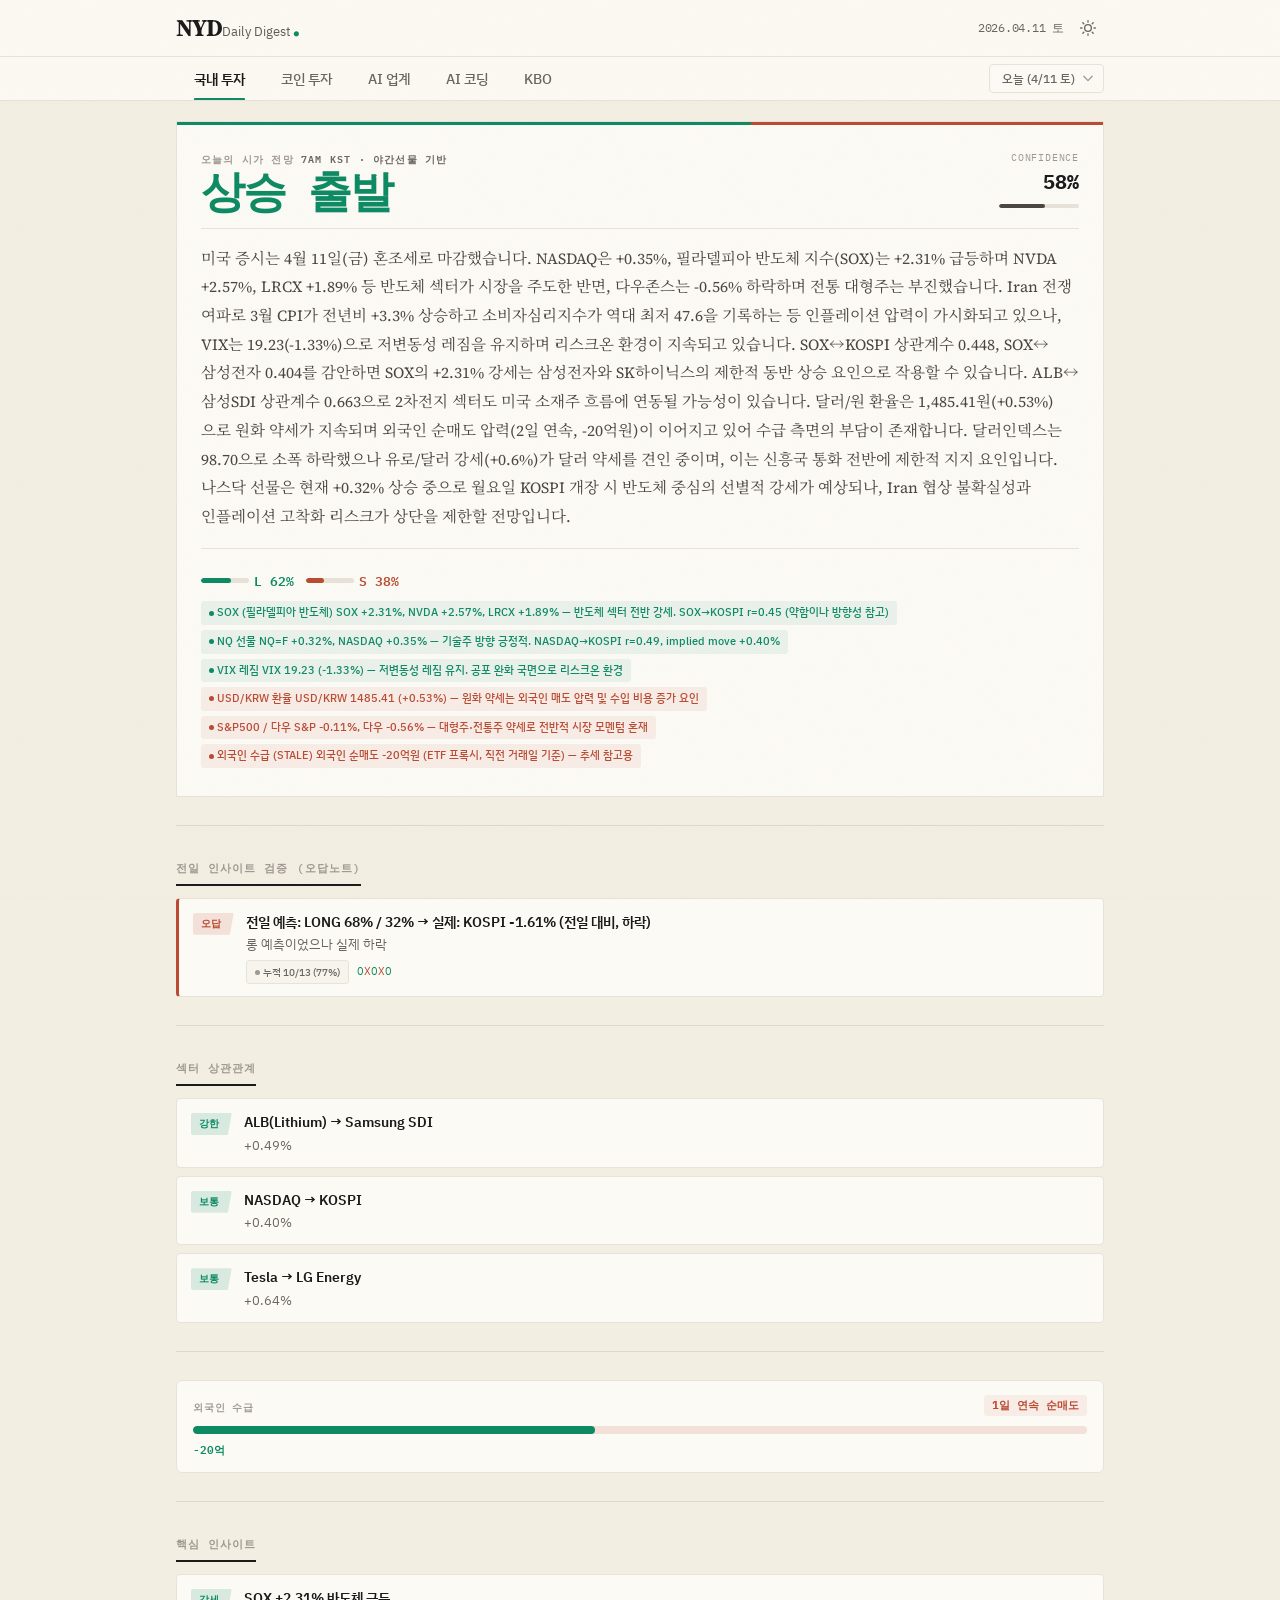
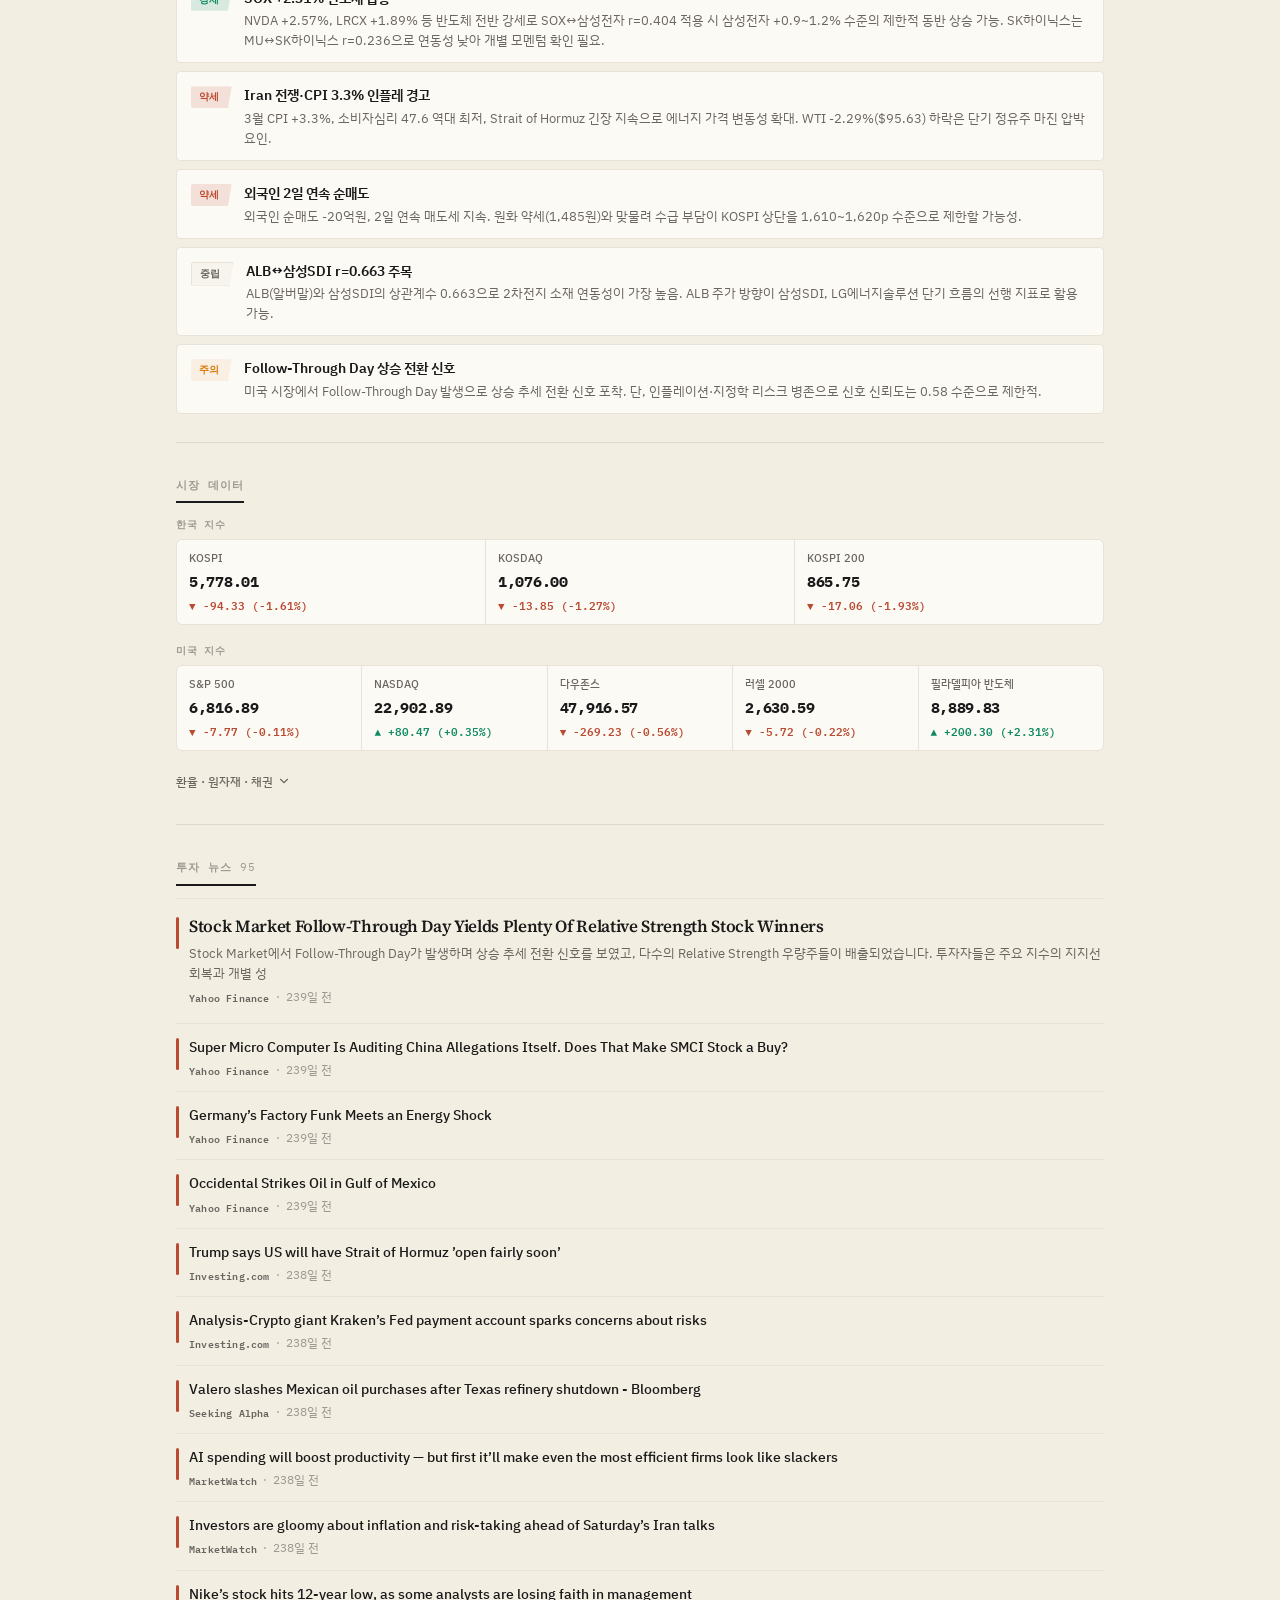
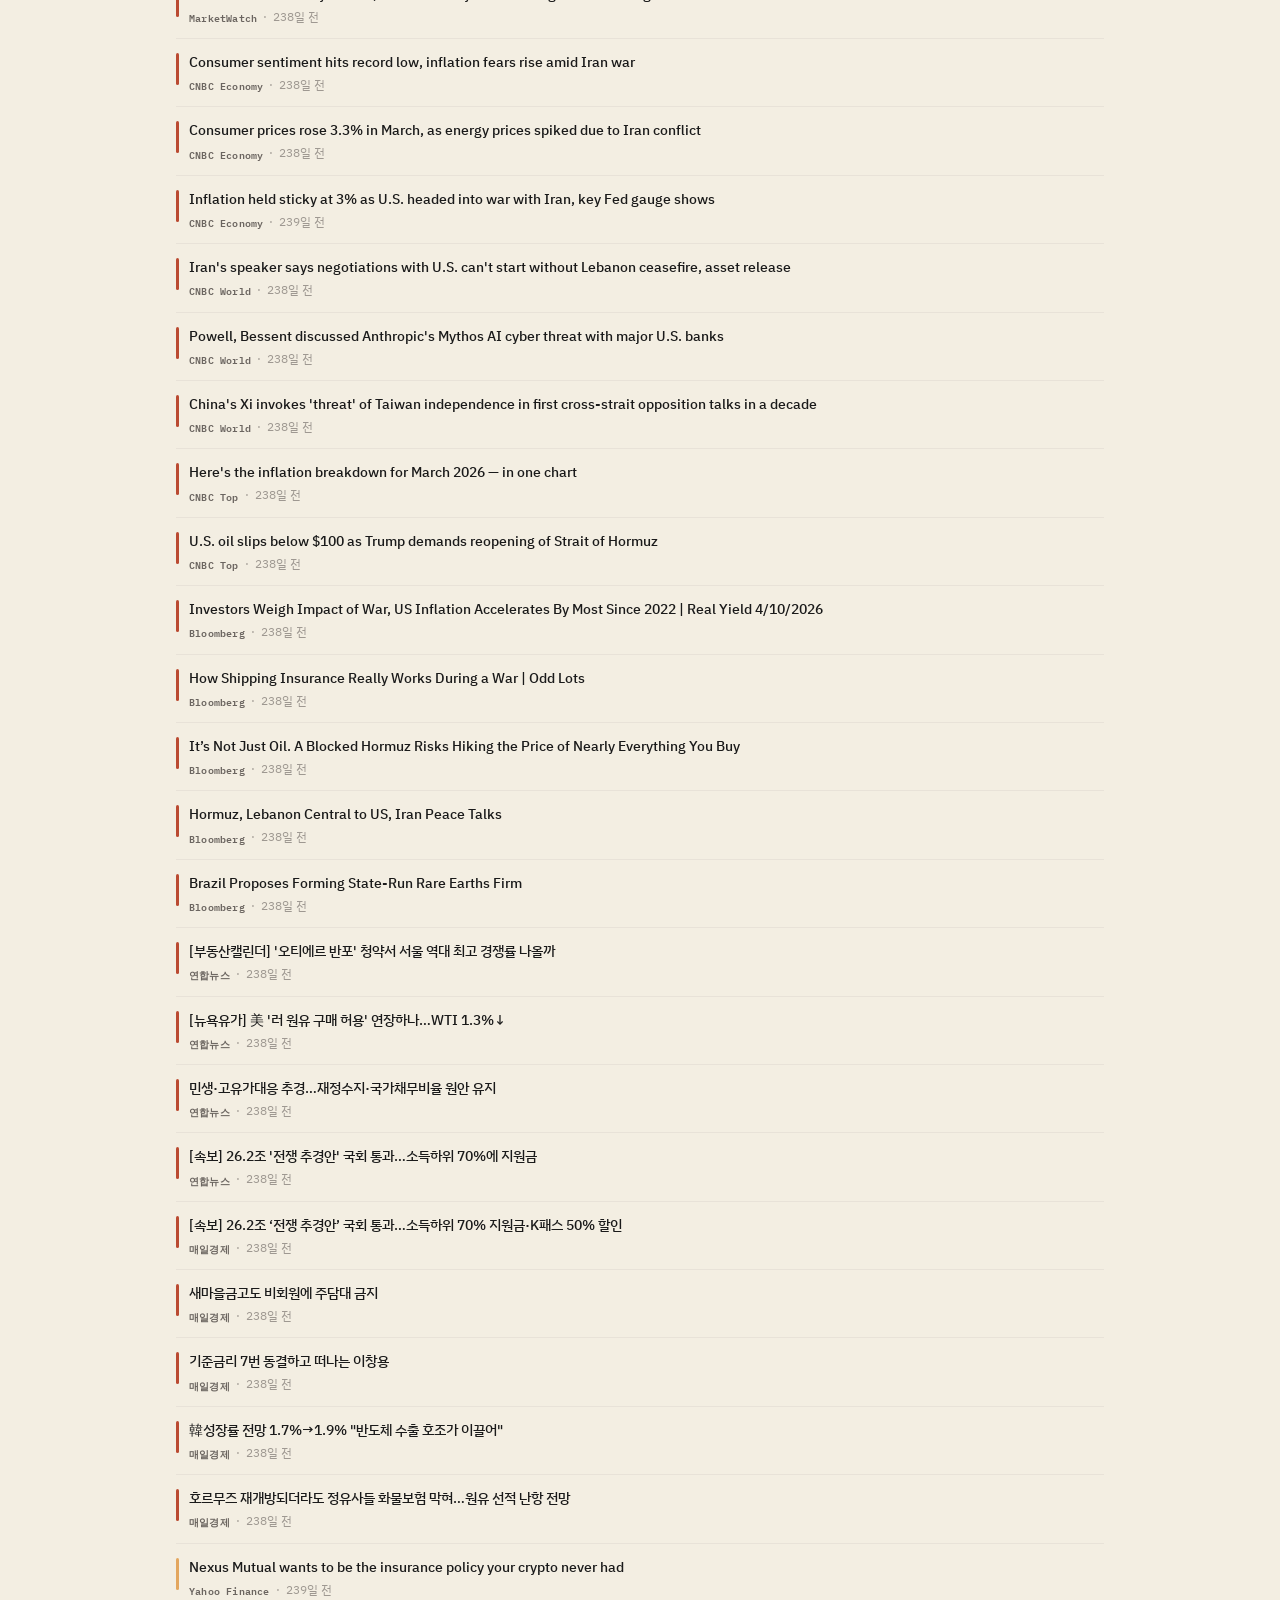
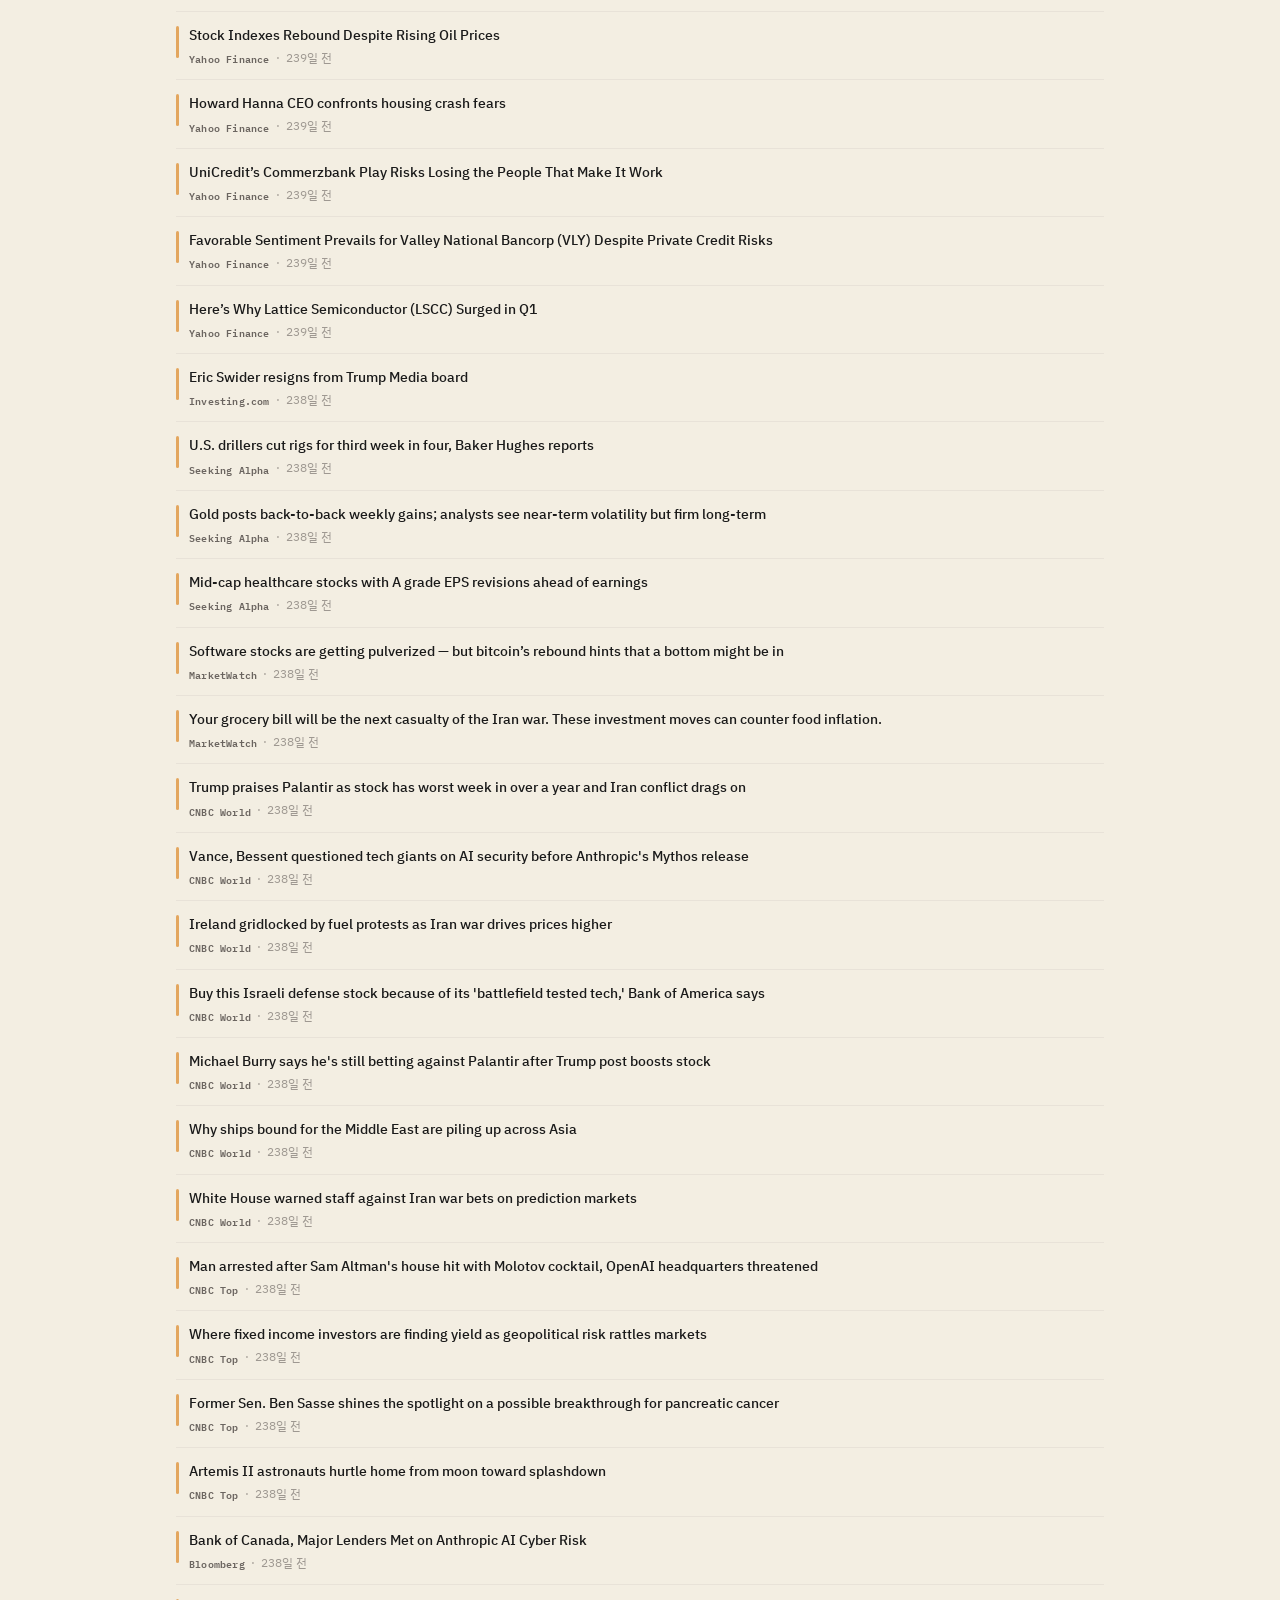
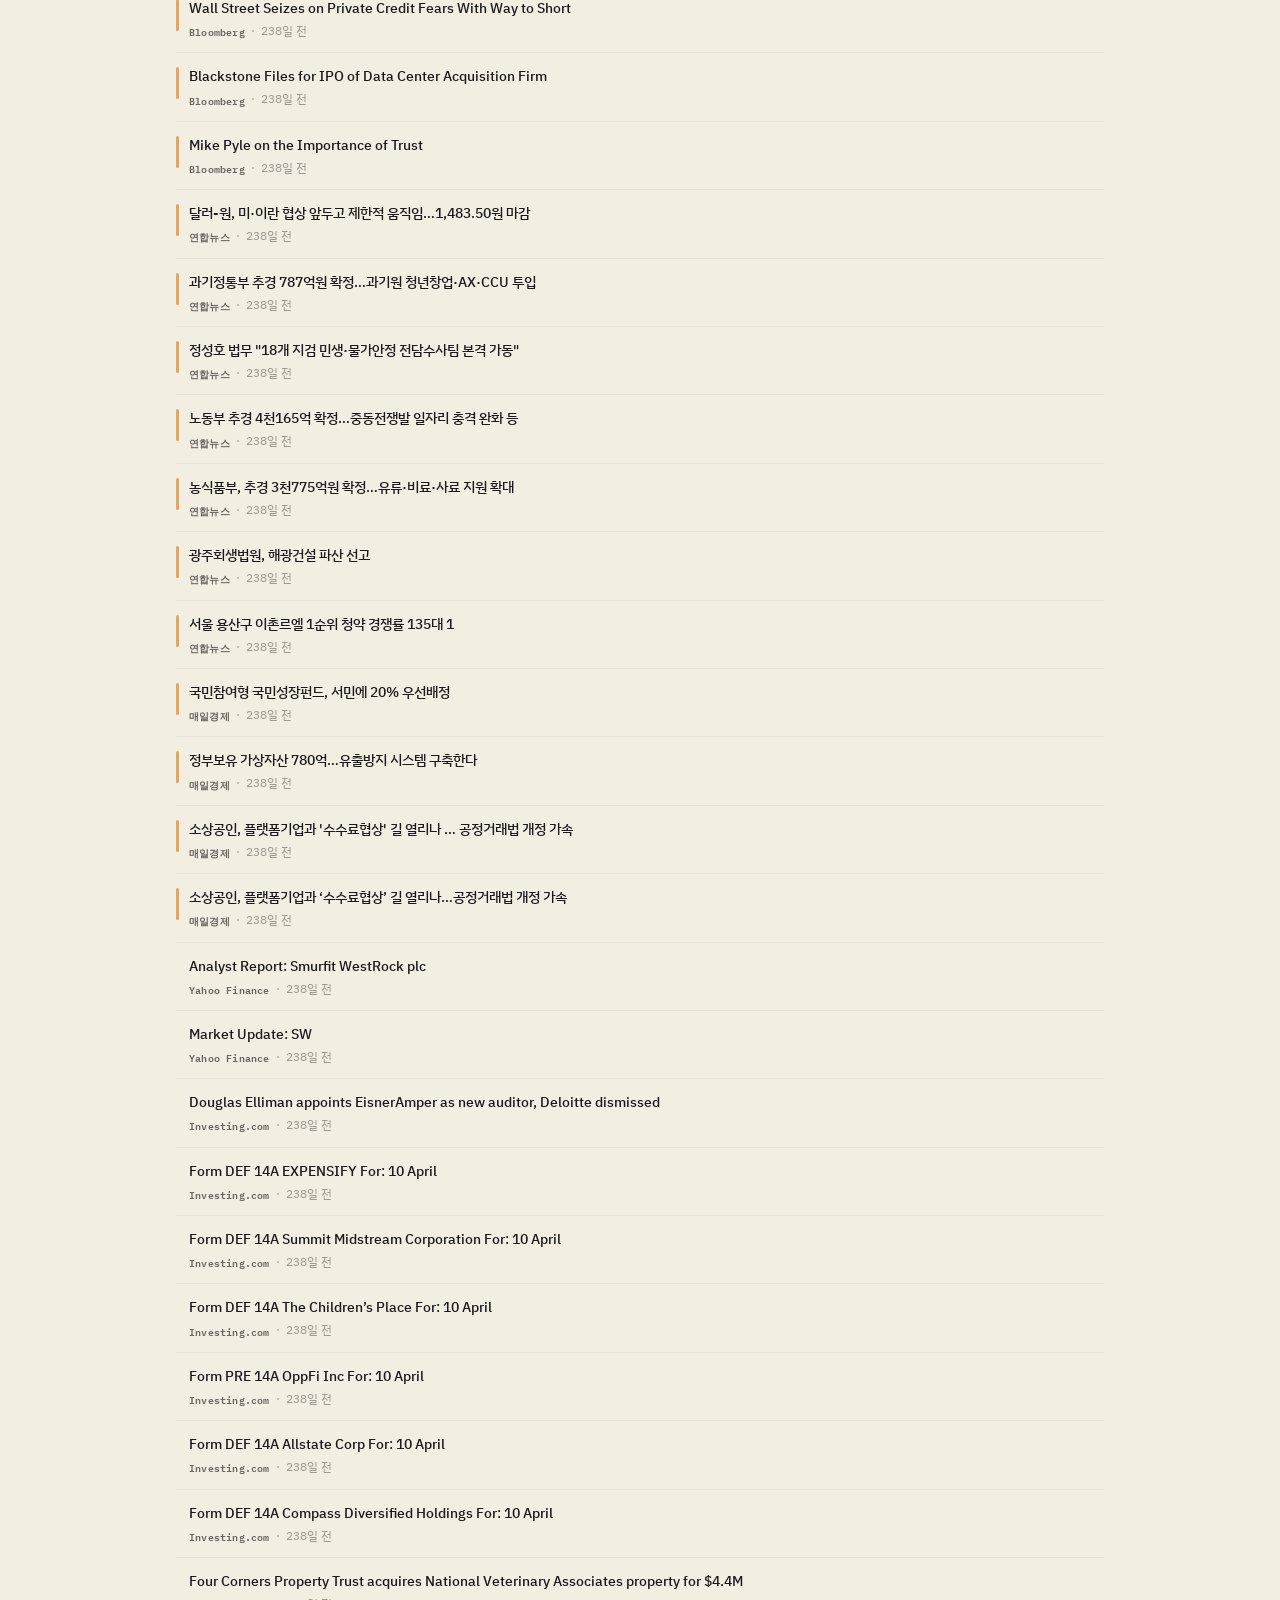
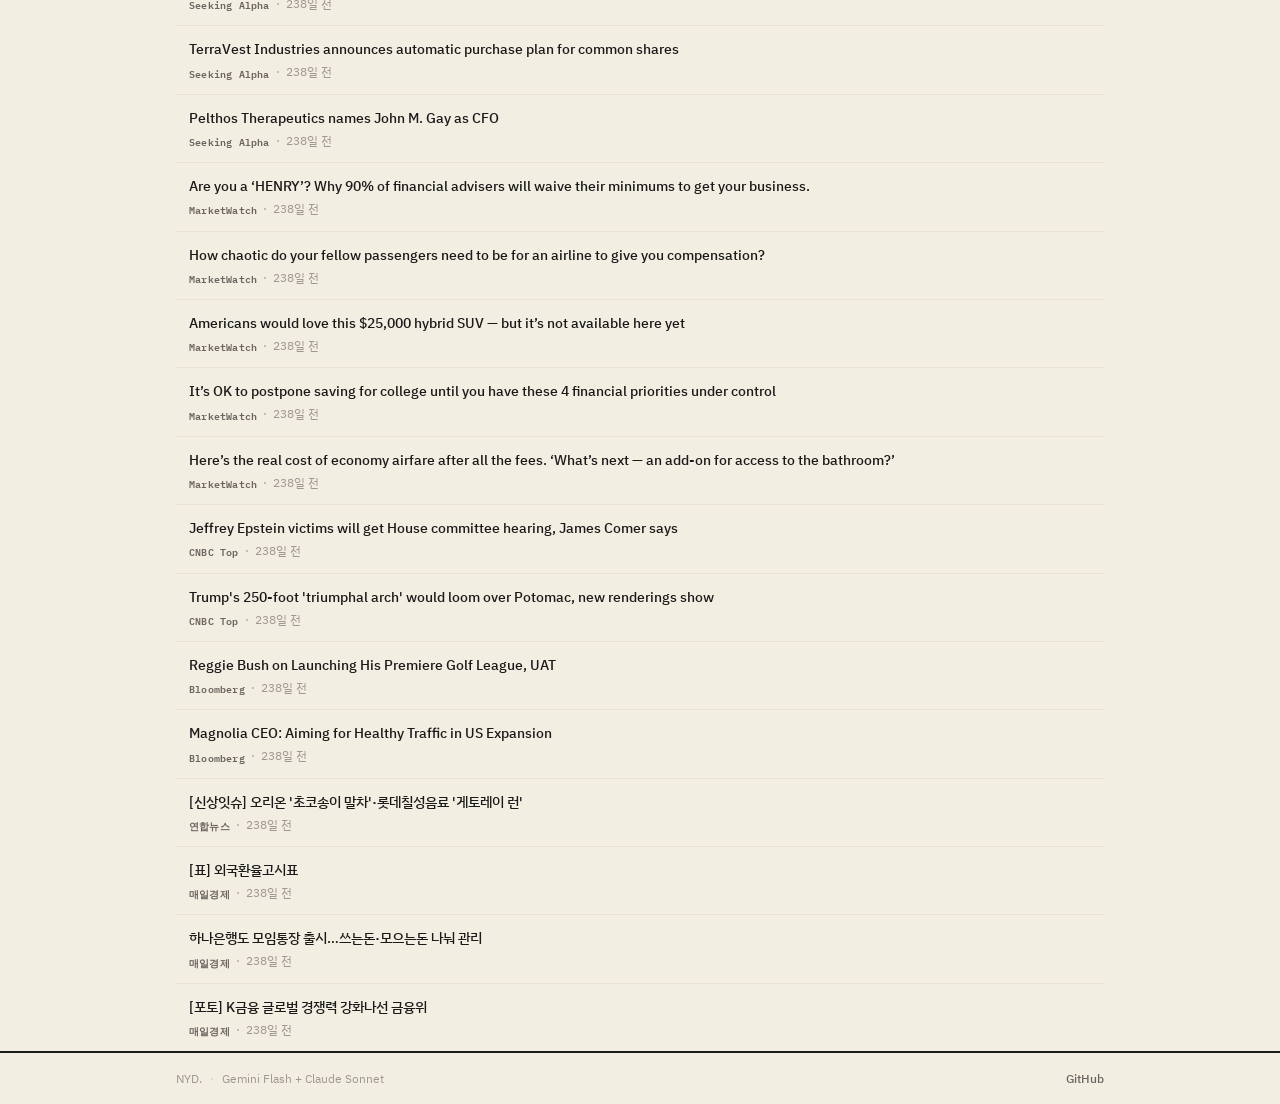
<file: index.html>
<!DOCTYPE html>
<html lang="ko" data-theme="light">
<head>
<meta charset="UTF-8">
<meta name="viewport" content="width=device-width, initial-scale=1.0, viewport-fit=cover">
<title>NYD. — Daily Digest</title>
<meta name="description" content="투자, AI, 코인, KBO — 매일 자동 큐레이션되는 프리미엄 다이제스트">
<meta name="theme-color" content="#F3EEE2">
<link rel="icon" href="data:image/svg+xml,<svg xmlns='http://www.w3.org/2000/svg' viewBox='0 0 32 32'><rect width='32' height='32' rx='4' fill='%230D8A63'/><text x='16' y='23' text-anchor='middle' fill='white' font-size='20' font-weight='bold' font-family='serif'>N</text></svg>">
<link rel="preconnect" href="https://fonts.googleapis.com">
<link rel="preconnect" href="https://fonts.gstatic.com" crossorigin>
<link href="https://fonts.googleapis.com/css2?family=IBM+Plex+Mono:wght@400;500;600;700&family=IBM+Plex+Sans+KR:wght@300;400;500;600;700&family=IBM+Plex+Sans:wght@300;400;500;600;700&family=Source+Serif+4:ital,opsz,wght@0,8..60,300;0,8..60,400;0,8..60,600;0,8..60,700;1,8..60,400&family=Noto+Serif+KR:wght@400;600;700&display=swap" rel="stylesheet">
<style>
/* ============================================================
   NYD. Daily Digest v2.0 — "Paper Ledger"
   Editorial Light Theme + Bento Grid + Financial Newspaper
   ============================================================ */

/* --- Design Tokens --- */
:root {
  /* Typography */
  --sans: 'IBM Plex Sans KR', 'IBM Plex Sans', -apple-system, BlinkMacSystemFont, sans-serif;
  --serif: 'Source Serif 4', 'Noto Serif KR', Georgia, serif;
  --mono: 'IBM Plex Mono', 'JetBrains Mono', 'SF Mono', monospace;

  /* Paper Ledger Palette */
  --bg: #F3EEE2;
  --bg-warm: #EDE8DC;
  --surface: #FCFAF5;
  --surface-alt: #F7F4ED;
  --surface-hover: #F0ECE3;
  --text: #1A1A1A;
  --text-2: #4A4540;
  --text-3: #6B6560;
  --text-4: #9E9891;
  --border: #E8E2D8;
  --border-strong: #D4CFC5;
  --divider: #DDD7CC;

  /* Semantic */
  --bull: #0D8A63;
  --bull-bg: rgba(13,138,99,0.08);
  --bull-bg-strong: rgba(13,138,99,0.15);
  --bear: #BA4A31;
  --bear-bg: rgba(186,74,49,0.08);
  --bear-bg-strong: rgba(186,74,49,0.15);
  --blue: #2563EB;
  --blue-bg: rgba(37,99,235,0.08);
  --amber: #D97706;
  --amber-bg: rgba(217,119,6,0.08);
  --violet: #7C3AED;
  --violet-bg: rgba(124,58,237,0.08);

  /* Layout */
  --max-w: 960px;
  --gutter: 16px;
  --radius: 4px;
  --radius-lg: 6px;
  --radius-xl: 8px;

  /* Elevation */
  --shadow-sm: 0 1px 2px rgba(26,26,26,0.04);
  --shadow-md: 0 2px 8px rgba(26,26,26,0.06);
  --shadow-lg: 0 4px 16px rgba(26,26,26,0.08);
  --shadow-card: 0 1px 3px rgba(26,26,26,0.04), 0 0 0 1px var(--border);

  /* Motion */
  --ease: cubic-bezier(0.22, 1, 0.36, 1);
  --dur-fast: 150ms;
  --dur: 250ms;
  --dur-slow: 400ms;

  /* Z-index */
  --z-header: 100;
  --z-tab: 90;
  --z-dock: 110;
}

/* Copper Night (Dark) */
[data-theme="dark"] {
  --bg: #15181E;
  --bg-warm: #1A1D24;
  --surface: #1E2128;
  --surface-alt: #252830;
  --surface-hover: #2C2F38;
  --text: #E8E6E1;
  --text-2: #B5B0A8;
  --text-3: #8A857D;
  --text-4: #5E5A53;
  --border: #2A2D35;
  --border-strong: #383C45;
  --divider: #2A2D35;
  --bull: #53C58C;
  --bull-bg: rgba(83,197,140,0.1);
  --bull-bg-strong: rgba(83,197,140,0.18);
  --bear: #F07B63;
  --bear-bg: rgba(240,123,99,0.1);
  --bear-bg-strong: rgba(240,123,99,0.18);
  --blue: #6B9FFF;
  --blue-bg: rgba(107,159,255,0.1);
  --amber: #F0A830;
  --amber-bg: rgba(240,168,48,0.1);
  --violet: #A78BFA;
  --violet-bg: rgba(167,139,250,0.1);
  --shadow-sm: 0 1px 2px rgba(0,0,0,0.2);
  --shadow-md: 0 2px 8px rgba(0,0,0,0.25);
  --shadow-lg: 0 4px 16px rgba(0,0,0,0.3);
  --shadow-card: 0 1px 3px rgba(0,0,0,0.2), 0 0 0 1px var(--border);
}

/* --- Reset --- */
*, *::before, *::after { box-sizing: border-box; margin: 0; padding: 0; }
html {
  font-size: 16px;
  -webkit-font-smoothing: antialiased;
  -moz-osx-font-smoothing: grayscale;
  text-rendering: optimizeLegibility;
  scroll-behavior: smooth;
  font-variant-numeric: tabular-nums lining-nums;
}
body {
  font-family: var(--sans);
  color: var(--text);
  background: var(--bg);
  line-height: 1.6;
  min-height: 100vh;
  min-height: 100dvh;
  display: flex;
  flex-direction: column;
  overflow-x: hidden;
}
a { color: inherit; text-decoration: none; }
button { font-family: inherit; border: none; background: none; cursor: pointer; color: inherit; }
input, select, button, textarea { font-variant-numeric: tabular-nums lining-nums; }
img { display: block; max-width: 100%; }
.hidden { display: none !important; }

/* --- Texture Overlay --- */
body::before {
  content: '';
  position: fixed;
  inset: 0;
  pointer-events: none;
  z-index: 9999;
  opacity: 0.025;
  background-image: url("data:image/svg+xml,%3Csvg viewBox='0 0 256 256' xmlns='http://www.w3.org/2000/svg'%3E%3Cfilter id='n'%3E%3CfeTurbulence type='fractalNoise' baseFrequency='0.85' numOctaves='4' stitchTiles='stitch'/%3E%3C/filter%3E%3Crect width='256' height='256' filter='url(%23n)'/%3E%3C/svg%3E");
  background-repeat: repeat;
  background-size: 256px;
}

/* --- Container --- */
.container { max-width: var(--max-w); margin: 0 auto; padding: 0 var(--gutter); width: 100%; }

/* ══════════════════════════════════════
   HEADER
   ══════════════════════════════════════ */
.header {
  border-bottom: 1px solid var(--border);
  position: sticky;
  top: 0;
  z-index: var(--z-header);
  -webkit-backdrop-filter: blur(12px) saturate(180%);
  backdrop-filter: blur(12px) saturate(180%);
  background: rgba(252,250,245,0.92);
}
[data-theme="dark"] .header {
  background: rgba(30,33,40,0.92);
}
.header-inner {
  display: flex;
  align-items: center;
  justify-content: space-between;
  height: 56px;
}
.logo {
  display: flex;
  align-items: baseline;
  gap: 1px;
  text-decoration: none;
}
.logo-word {
  font-family: var(--serif);
  font-size: 24px;
  font-weight: 700;
  color: var(--text);
  letter-spacing: -0.05em;
}
.logo-dot {
  font-family: var(--serif);
  font-size: 30px;
  font-weight: 700;
  color: var(--bull);
  line-height: 1;
}
.header-right {
  display: flex;
  align-items: center;
  gap: 8px;
}
.header-date {
  font-family: var(--mono);
  font-size: 12px;
  color: var(--text-3);
  letter-spacing: -0.02em;
}
.theme-toggle {
  width: 32px;
  height: 32px;
  display: grid;
  place-items: center;
  border-radius: 50%;
  transition: background var(--dur-fast);
  color: var(--text-3);
}
.theme-toggle:hover { background: var(--surface-hover); }
.theme-toggle svg { width: 16px; height: 16px; }

/* ══════════════════════════════════════
   TAB BAR (Desktop: top / Mobile: bottom dock)
   ══════════════════════════════════════ */
.tab-bar {
  background: rgba(252,250,245,0.92);
  -webkit-backdrop-filter: blur(12px) saturate(180%);
  backdrop-filter: blur(12px) saturate(180%);
  border-bottom: 1px solid var(--border);
  position: sticky;
  top: 56px;
  z-index: var(--z-tab);
}
[data-theme="dark"] .tab-bar {
  background: rgba(30,33,40,0.92);
}
.tab-bar-inner {
  display: flex;
  align-items: center;
  justify-content: space-between;
  gap: 8px;
}
.tab-buttons {
  display: flex;
  gap: 0;
  overflow-x: auto;
  scrollbar-width: none;
  flex: 1;
}
.tab-buttons::-webkit-scrollbar { display: none; }

.tab-btn {
  position: relative;
  padding: 12px 18px;
  font-size: 13.5px;
  font-weight: 500;
  color: var(--text-3);
  white-space: nowrap;
  transition: color var(--dur) var(--ease);
  flex-shrink: 0;
}
.tab-btn::after {
  content: '';
  position: absolute;
  bottom: 0;
  left: 18px;
  right: 18px;
  height: 2px;
  background: transparent;
  border-radius: 1px 1px 0 0;
  transition: background var(--dur) var(--ease), transform var(--dur) var(--ease);
  transform: scaleX(0);
}
.tab-btn:hover { color: var(--text-2); }
.tab-btn.active {
  color: var(--text);
  font-weight: 600;
}
.tab-btn.active::after { background: var(--bull); transform: scaleX(1); }

/* ── Date Select (inside tab bar) ── */

/* ══════════════════════════════════════
   MAIN CONTENT
   ══════════════════════════════════════ */
main { flex: 1; padding: 20px 0 100px; }

.section-label {
  font-family: var(--mono);
  font-size: 10.5px;
  font-weight: 600;
  color: var(--text-4);
  text-transform: uppercase;
  letter-spacing: 0.1em;
  margin-bottom: 12px;
  padding-bottom: 8px;
  border-bottom: 2px solid var(--text);
  display: inline-block;
}

.divider {
  border: none;
  height: 1px;
  background: var(--divider);
  margin: 28px 0;
}

/* ══════════════════════════════════════
   HERO SIGNAL CARD
   ══════════════════════════════════════ */
.signal-hero {
  background: var(--surface);
  border: 1px solid var(--border);
  border-radius: 0;
  padding: 28px 24px;
  position: relative;
}
.signal-hero::before {
  content: '';
  position: absolute;
  top: 0;
  left: 0;
  right: 0;
  height: 3px;
}
.signal-hero.long::before { background: linear-gradient(90deg, var(--bull), var(--bull) 62%, var(--bear) 62%); }
.signal-hero.short::before { background: linear-gradient(90deg, var(--bear), var(--bear) 65%, var(--bull) 65%); }
.signal-hero.neutral::before { background: var(--border-strong); }

.signal-top {
  display: flex;
  align-items: flex-start;
  justify-content: space-between;
  gap: 16px;
  margin-bottom: 16px;
}
.signal-direction-wrap {}
.signal-eyebrow {
  font-family: var(--mono);
  font-size: 10px;
  font-weight: 600;
  color: var(--text-4);
  text-transform: uppercase;
  letter-spacing: 0.12em;
  margin-bottom: 4px;
}
.signal-direction {
  font-family: var(--mono);
  font-size: clamp(32px, 8vw, 44px);
  font-weight: 700;
  letter-spacing: -0.05em;
  line-height: 0.95;
}
.signal-hero.long .signal-direction { color: var(--bull); }
.signal-hero.short .signal-direction { color: var(--bear); }
.signal-hero.neutral .signal-direction { color: var(--text-3); }

.signal-pct {
  display: flex;
  gap: 12px;
  align-items: center;
  margin-top: 8px;
}
.signal-pct-item {
  display: flex;
  align-items: center;
  gap: 5px;
}
.signal-pct-bar {
  width: 48px;
  height: 5px;
  border-radius: 3px;
  overflow: hidden;
  background: var(--border);
}
.signal-pct-fill { height: 100%; border-radius: 3px; transition: width var(--dur-slow) var(--ease); }
.signal-pct-fill.bull { background: var(--bull); }
.signal-pct-fill.bear { background: var(--bear); }
.signal-pct-label {
  font-family: var(--mono);
  font-size: 13px;
  font-weight: 600;
}
.signal-pct-label.bull { color: var(--bull); }
.signal-pct-label.bear { color: var(--bear); }

.signal-confidence {
  text-align: right;
}
.signal-conf-label {
  font-family: var(--mono);
  font-size: 10px;
  color: var(--text-4);
  text-transform: uppercase;
  letter-spacing: 0.08em;
}
.signal-conf-value {
  font-family: var(--mono);
  font-size: 20px;
  font-weight: 700;
  color: var(--text);
}
.signal-conf-meter {
  width: 80px;
  height: 4px;
  background: var(--border);
  border-radius: 2px;
  margin-top: 6px;
  overflow: hidden;
}
.signal-conf-fill {
  height: 100%;
  background: var(--text-2);
  border-radius: 2px;
  transition: width var(--dur-slow) var(--ease);
}

.signal-summary {
  font-family: var(--serif);
  font-size: 15.5px;
  line-height: 1.85;
  color: var(--text-2);
  margin-bottom: 0;
  padding: 16px 0;
  border-top: 1px solid var(--border);
  word-break: keep-all;
  overflow-wrap: break-word;
}

.signal-evidence {
  padding-top: 14px;
  border-top: 1px solid var(--border);
  display: flex;
  flex-direction: column;
  gap: 10px;
}

.signal-factors {
  display: flex;
  flex-wrap: wrap;
  gap: 5px;
}
.factor-tag {
  font-size: 11px;
  font-weight: 500;
  padding: 3px 8px;
  border-radius: 3px;
  display: inline-flex;
  align-items: center;
  gap: 3px;
}
.factor-tag.bullish {
  background: var(--bull-bg);
  color: var(--bull);
}
.factor-tag.bearish {
  background: var(--bear-bg);
  color: var(--bear);
}
.factor-tag.neutral {
  background: var(--surface-alt);
  color: var(--text-3);
  border: 1px solid var(--border);
}
.factor-tag::before {
  content: '';
  width: 5px;
  height: 5px;
  border-radius: 50%;
  flex-shrink: 0;
}
.factor-tag.bullish::before { background: var(--bull); }
.factor-tag.bearish::before { background: var(--bear); }
.factor-tag.neutral::before { background: var(--text-4); }

/* ── Foreign Investor Flow ── */
.flow-bar-wrap {
  background: var(--surface);
  border: 1px solid var(--border);
  border-radius: var(--radius-lg);
  padding: 14px 16px;
}
.flow-header {
  display: flex;
  justify-content: space-between;
  align-items: center;
  margin-bottom: 10px;
}
.flow-title {
  font-family: var(--mono);
  font-size: 10px;
  font-weight: 600;
  color: var(--text-4);
  text-transform: uppercase;
  letter-spacing: 0.08em;
}
.flow-streak {
  font-family: var(--mono);
  font-size: 11px;
  font-weight: 700;
  padding: 2px 8px;
  border-radius: 3px;
}
.flow-streak.buy { background: var(--bull-bg); color: var(--bull); }
.flow-streak.sell { background: var(--bear-bg); color: var(--bear); }

.flow-track {
  height: 8px;
  border-radius: 4px;
  background: var(--bear-bg-strong);
  overflow: hidden;
  position: relative;
}
.flow-fill {
  position: absolute;
  left: 0;
  top: 0;
  height: 100%;
  border-radius: 4px;
  background: var(--bull);
  transition: width var(--dur-slow) var(--ease);
}
.flow-labels {
  display: flex;
  justify-content: space-between;
  margin-top: 6px;
}
.flow-label {
  font-family: var(--mono);
  font-size: 11px;
  font-weight: 600;
}
.flow-label.buy { color: var(--bull); }
.flow-label.sell { color: var(--bear); }

/* ══════════════════════════════════════
   MARKET DATA GRID
   ══════════════════════════════════════ */
.market-section { margin-bottom: 16px; }
.market-section-title {
  font-family: var(--mono);
  font-size: 10px;
  font-weight: 600;
  color: var(--text-4);
  text-transform: uppercase;
  letter-spacing: 0.08em;
  margin-bottom: 8px;
}
.market-grid {
  display: grid;
  grid-template-columns: repeat(auto-fit, minmax(140px, 1fr));
  gap: 1px;
  background: var(--border);
  border-radius: var(--radius-lg);
  overflow: hidden;
  border: 1px solid var(--border);
}
.market-tile {
  background: var(--surface);
  padding: 10px 12px;
  transition: background var(--dur-fast) var(--ease);
}
.market-tile:hover { background: var(--surface-hover); }
.market-name {
  font-size: 11px;
  color: var(--text-3);
  font-weight: 500;
  margin-bottom: 3px;
  white-space: nowrap;
  overflow: hidden;
  text-overflow: ellipsis;
}
.market-price {
  font-family: var(--mono);
  font-size: 15px;
  font-weight: 700;
  color: var(--text);
  letter-spacing: -0.02em;
}
.market-change {
  font-family: var(--mono);
  font-size: 11px;
  font-weight: 600;
  margin-top: 2px;
}
.market-change.up { color: var(--bull); }
.market-change.down { color: var(--bear); }
.market-change.flat { color: var(--text-4); }

/* ── Collapsible ── */
.collapse-btn {
  display: flex;
  align-items: center;
  gap: 4px;
  font-size: 12px;
  font-weight: 500;
  color: var(--text-3);
  padding: 6px 0;
  transition: color var(--dur-fast);
}
.collapse-btn:hover { color: var(--text); }
.collapse-btn svg {
  width: 14px;
  height: 14px;
  transition: transform var(--dur);
}
.collapse-btn.open svg { transform: rotate(180deg); }
.collapsible { overflow: hidden; transition: max-height var(--dur) var(--ease); }
.collapsible.closed { max-height: 0 !important; }

/* ══════════════════════════════════════
   INSIGHT CARDS
   ══════════════════════════════════════ */
.insight-list { display: flex; flex-direction: column; gap: 8px; }
.insight-card {
  display: flex;
  gap: 12px;
  align-items: flex-start;
  padding: 12px 14px;
  background: var(--surface);
  border: 1px solid var(--border);
  border-radius: var(--radius);
  transition: background var(--dur-fast);
}
.insight-card:hover { background: var(--surface-hover); }
.insight-tag {
  flex-shrink: 0;
  font-family: var(--mono);
  font-size: 10px;
  font-weight: 700;
  text-transform: uppercase;
  letter-spacing: 0.04em;
  padding: 3px 8px;
  border-radius: 2px;
  margin-top: 2px;
  /* Ticket style: slanted edge */
  clip-path: polygon(0 0, 100% 0, calc(100% - 4px) 100%, 0 100%);
  padding-right: 12px;
}
.insight-tag.bullish, .insight-tag.강세 { background: var(--bull-bg-strong); color: var(--bull); }
.insight-tag.bearish, .insight-tag.약세 { background: var(--bear-bg-strong); color: var(--bear); }
.insight-tag.neutral, .insight-tag.중립 { background: var(--surface-alt); color: var(--text-3); border: 1px solid var(--border); }
.insight-tag.alert, .insight-tag.주의 { background: var(--amber-bg); color: var(--amber); }
.insight-body { flex: 1; min-width: 0; }
.insight-title { font-size: 13.5px; font-weight: 600; color: var(--text); }
.insight-detail { font-size: 12.5px; color: var(--text-3); margin-top: 2px; line-height: 1.6; }

/* ══════════════════════════════════════
   EDITORIAL / BRIEFING
   ══════════════════════════════════════ */
.editorial-card {
  background: var(--surface);
  border: 1px solid var(--border);
  border-left: 3px solid var(--bull);
  border-radius: 0 var(--radius-lg) var(--radius-lg) 0;
  padding: 22px 24px;
}
.editorial-text {
  font-family: var(--serif);
  font-size: 15.5px;
  line-height: 1.9;
  color: var(--text);
  letter-spacing: -0.01em;
  word-break: keep-all;
  overflow-wrap: break-word;
}

/* ══════════════════════════════════════
   CRYPTO TAB
   ══════════════════════════════════════ */
.ticker-ribbon {
  display: flex;
  gap: 12px;
  overflow-x: auto;
  scrollbar-width: none;
  padding: 12px 0;
}
.ticker-ribbon::-webkit-scrollbar { display: none; }
.ticker-item {
  flex-shrink: 0;
  display: flex;
  align-items: center;
  gap: 8px;
  padding: 8px 14px;
  background: var(--surface);
  border: 1px solid var(--border);
  border-radius: var(--radius);
  transition: border-color var(--dur-fast);
}
.ticker-item:hover { border-color: var(--border-strong); }
.ticker-symbol {
  font-family: var(--mono);
  font-size: 13px;
  font-weight: 700;
}
.ticker-price {
  font-family: var(--mono);
  font-size: 13px;
  font-weight: 500;
  color: var(--text-2);
}
.ticker-pct {
  font-family: var(--mono);
  font-size: 11.5px;
  font-weight: 700;
}
.ticker-pct.up { color: var(--bull); }
.ticker-pct.down { color: var(--bear); }

/* Fear & Greed Gauge */
.fg-gauge {
  background: var(--surface);
  border: 1px solid var(--border);
  border-radius: var(--radius-lg);
  padding: 16px;
  display: flex;
  align-items: center;
  gap: 16px;
}
.fg-score-big {
  font-family: var(--mono);
  font-size: 24px;
  font-weight: 800;
  text-align: center;
  margin-top: -4px;
}
.fg-meta { flex: 1; }
.fg-label-text {
  font-family: var(--mono);
  font-size: 10px;
  color: var(--text-4);
  text-transform: uppercase;
  letter-spacing: 0.08em;
}
.fg-rating {
  font-size: 14px;
  font-weight: 600;
  margin-top: 2px;
}

/* ══════════════════════════════════════
   QUOTES (AI Industry)
   ══════════════════════════════════════ */
.quote-card {
  padding: 18px 0 18px 20px;
  border-left: 2px solid var(--amber);
  margin-bottom: 16px;
}
.quote-card:last-child { margin-bottom: 0; }
.quote-text {
  font-family: var(--serif);
  font-style: italic;
  font-size: 15.5px;
  line-height: 1.85;
  color: var(--text);
  letter-spacing: -0.01em;
}
.quote-speaker {
  font-size: 12.5px;
  font-weight: 700;
  color: var(--text-2);
  margin-top: 6px;
}
.quote-context {
  font-size: 12px;
  color: var(--text-3);
  margin-top: 2px;
}

/* ══════════════════════════════════════
   HIGHLIGHTS (AI Dev)
   ══════════════════════════════════════ */
.highlight-list { display: flex; flex-direction: column; gap: 8px; }
.highlight-item {
  display: flex;
  gap: 10px;
  align-items: flex-start;
}
.hl-type {
  flex-shrink: 0;
  font-family: var(--mono);
  font-size: 10px;
  font-weight: 700;
  text-transform: uppercase;
  letter-spacing: 0.04em;
  padding: 3px 8px;
  border-radius: 3px;
  margin-top: 2px;
}
.hl-type.model { background: var(--blue-bg); color: var(--blue); }
.hl-type.tool { background: var(--bull-bg); color: var(--bull); }
.hl-type.trend { background: var(--violet-bg); color: var(--violet); }
.hl-body { flex: 1; }
.hl-title { font-size: 13.5px; font-weight: 600; color: var(--text); }
.hl-detail { font-size: 12.5px; color: var(--text-3); margin-top: 2px; line-height: 1.6; }

/* ══════════════════════════════════════
   KBO TAB
   ══════════════════════════════════════ */
.standings-table {
  width: 100%;
  border-collapse: collapse;
  font-size: 13px;
}
.standings-table thead {
  position: sticky;
  top: 0;
}
.standings-table th {
  font-family: var(--mono);
  font-size: 10px;
  font-weight: 700;
  color: var(--text-4);
  text-transform: uppercase;
  letter-spacing: 0.06em;
  padding: 8px 6px;
  text-align: left;
  border-bottom: 2px solid var(--border-strong);
  background: var(--surface);
}
.standings-table th:first-child { padding-left: 12px; }
.standings-table td {
  padding: 10px 6px;
  border-bottom: 1px solid var(--border);
  font-variant-numeric: tabular-nums;
}
.standings-table td:first-child {
  padding-left: 12px;
  font-weight: 600;
}
.standings-table tr:hover td { background: var(--surface-hover); }
.standings-rank {
  font-family: var(--mono);
  font-size: 11px;
  font-weight: 700;
  color: var(--text-3);
  width: 24px;
  display: inline-block;
}
.standings-team { font-weight: 600; }
.standings-pct {
  font-family: var(--mono);
  font-weight: 700;
}
.standings-streak {
  font-family: var(--mono);
  font-size: 11px;
  font-weight: 700;
  padding: 2px 6px;
  border-radius: 3px;
}
.standings-streak.win { background: var(--bull-bg); color: var(--bull); }
.standings-streak.lose { background: var(--bear-bg); color: var(--bear); }

/* Game Score Ticket */
.game-tickets { display: flex; flex-direction: column; gap: 8px; }
.game-ticket {
  background: var(--surface);
  border: 1px solid var(--border);
  border-radius: var(--radius);
  display: flex;
  overflow: hidden;
}
.game-ticket-teams {
  flex: 1;
  padding: 12px 14px;
  display: flex;
  flex-direction: column;
  gap: 6px;
}
.game-ticket-row {
  display: flex;
  justify-content: space-between;
  align-items: center;
}
.game-team-name {
  font-size: 13.5px;
  font-weight: 600;
}
.game-team-name.winner { color: var(--text); }
.game-team-name.loser { color: var(--text-3); }
.game-score {
  font-family: var(--mono);
  font-size: 20px;
  font-weight: 800;
  letter-spacing: -0.02em;
}
.game-score.winner { color: var(--text); }
.game-score.loser { color: var(--text-4); }
.game-ticket-status {
  width: 52px;
  display: grid;
  place-items: center;
  border-left: 1px solid var(--border);
  font-family: var(--mono);
  font-size: 10px;
  font-weight: 700;
  color: var(--text-4);
  text-transform: uppercase;
  letter-spacing: 0.04em;
  background: var(--surface-alt);
}
.game-ticket-status.live {
  color: var(--bear);
  background: var(--bear-bg);
}

/* ══════════════════════════════════════
   NEWS / ARTICLES — Minimal Link List
   ══════════════════════════════════════ */
.news-list { }
.news-item {
  display: flex;
  align-items: flex-start;
  gap: 10px;
  padding: 12px 0;
  border-bottom: 1px solid var(--border);
  transition: background var(--dur-fast) var(--ease);
}
.news-item:first-child { border-top: 1px solid var(--border); }
.news-item:last-child { border-bottom: none; }
.news-item:hover { background: var(--surface-hover); margin: 0 -8px; padding: 12px 8px; border-radius: var(--radius); }
.news-importance {
  flex-shrink: 0;
  width: 3px;
  min-height: 32px;
  border-radius: 2px;
  margin-top: 2px;
}
.news-importance.high { background: var(--bear); }
.news-importance.medium { background: var(--amber); opacity: 0.6; }
.news-importance.low { background: transparent; }
.news-body { flex: 1; min-width: 0; }
.news-title {
  font-size: 14px;
  font-weight: 500;
  line-height: 1.5;
  color: var(--text);
  display: -webkit-box;
  -webkit-line-clamp: 2;
  -webkit-box-orient: vertical;
  overflow: hidden;
}
.news-title a { transition: color var(--dur-fast); }
.news-title a:hover { color: var(--bull); text-decoration: underline; text-underline-offset: 2px; }
.news-meta {
  display: flex;
  align-items: center;
  gap: 6px;
  margin-top: 4px;
  font-size: 11.5px;
  color: var(--text-4);
}
.news-source {
  font-family: var(--mono);
  font-size: 10px;
  font-weight: 600;
  color: var(--text-3);
  letter-spacing: 0.02em;
}

/* Lead story — FT pattern: first high-importance article gets prominence */
.news-lead { padding: 16px 0; }
.news-title-lead {
  font-family: var(--serif);
  font-size: 17px;
  font-weight: 600;
  line-height: 1.4;
  letter-spacing: -0.02em;
  display: -webkit-box;
  -webkit-line-clamp: 3;
  -webkit-box-orient: vertical;
  overflow: hidden;
}
.news-excerpt {
  font-size: 13px;
  line-height: 1.6;
  color: var(--text-3);
  margin-top: 4px;
  display: -webkit-box;
  -webkit-line-clamp: 2;
  -webkit-box-orient: vertical;
  overflow: hidden;
}

/* ── Trend Keywords ── */
.trends {
  display: flex;
  flex-wrap: wrap;
  gap: 5px;
  margin-top: 10px;
}
.trend-kw {
  font-size: 11.5px;
  color: var(--text-3);
  padding: 3px 10px;
  border: 1px solid var(--border);
  border-radius: 14px;
  font-weight: 500;
}

/* ══════════════════════════════════════
   FOOTER
   ══════════════════════════════════════ */
.footer {
  border-top: 2px solid var(--text);
  margin-top: auto;
  padding: 16px 0;
}
.footer-inner {
  display: flex;
  align-items: center;
  gap: 8px;
  font-size: 12px;
  color: var(--text-4);
  flex-wrap: wrap;
}
.footer-inner .sep { color: var(--border-strong); }
.footer-inner a { color: var(--text-3); font-weight: 500; margin-left: auto; }
.footer-inner a:hover { color: var(--text); }

/* ══════════════════════════════════════
   ANIMATIONS
   ══════════════════════════════════════ */
.reveal {
  opacity: 0;
  transform: translateY(12px);
  transition: opacity var(--dur-slow) var(--ease), transform var(--dur-slow) var(--ease);
}
.reveal.visible {
  opacity: 1;
  transform: none;
}

/* Stagger children */
.stagger > .reveal:nth-child(1) { transition-delay: 0ms; }
.stagger > .reveal:nth-child(2) { transition-delay: 40ms; }
.stagger > .reveal:nth-child(3) { transition-delay: 80ms; }
.stagger > .reveal:nth-child(4) { transition-delay: 120ms; }
.stagger > .reveal:nth-child(5) { transition-delay: 160ms; }
.stagger > .reveal:nth-child(6) { transition-delay: 200ms; }
.stagger > .reveal:nth-child(7) { transition-delay: 240ms; }
.stagger > .reveal:nth-child(8) { transition-delay: 280ms; }

/* Loading state */
.loading-state {
  padding: 60px 0;
  text-align: center;
}
.loading-bar {
  width: 40px;
  height: 3px;
  background: var(--border);
  border-radius: 2px;
  margin: 0 auto 12px;
  overflow: hidden;
}
.loading-bar::after {
  content: '';
  display: block;
  width: 40%;
  height: 100%;
  background: var(--bull);
  border-radius: 2px;
  animation: loading-slide 0.8s ease-in-out infinite;
}
@keyframes loading-slide {
  0% { margin-left: -40%; }
  100% { margin-left: 100%; }
}
.loading-text { font-size: 13px; color: var(--text-4); }

/* ══════════════════════════════════════
   MOBILE BOTTOM DOCK
   ══════════════════════════════════════ */
@media (max-width: 640px) {
  .tab-bar { display: none; }

  .mobile-dock {
    position: fixed;
    bottom: 0;
    left: 0;
    right: 0;
    z-index: var(--z-dock);
    background: rgba(252,250,245,0.85);
    -webkit-backdrop-filter: blur(20px) saturate(180%);
    backdrop-filter: blur(20px) saturate(180%);
    border-top: 1px solid var(--border);
    padding: 4px 8px;
    padding-bottom: calc(4px + env(safe-area-inset-bottom, 0));
  }
  [data-theme="dark"] .mobile-dock {
    background: rgba(30,33,40,0.85);
  }
  .dock-inner {
    display: flex;
    justify-content: space-around;
    position: relative;
  }
  .dock-btn {
    display: flex;
    flex-direction: column;
    align-items: center;
    gap: 2px;
    padding: 6px 12px;
    border-radius: 12px;
    transition: all var(--dur-fast);
    position: relative;
  }
  .dock-btn svg { width: 20px; height: 20px; color: var(--text-4); transition: color var(--dur-fast); }
  .dock-label {
    font-size: 10px;
    font-weight: 500;
    color: var(--text-4);
    transition: color var(--dur-fast);
  }
  .dock-btn.active { background: var(--bull-bg); }
  .dock-btn.active svg { color: var(--bull); }
  .dock-btn.active .dock-label { color: var(--bull); font-weight: 700; }

  main { padding-bottom: calc(80px + env(safe-area-inset-bottom, 0)); }
}

@media (min-width: 641px) {
  .mobile-dock { display: none; }
}

/* ══════════════════════════════════════
   RESPONSIVE
   ══════════════════════════════════════ */
@media (max-width: 640px) {
  :root { --gutter: 14px; }
  .header-inner { height: 50px; }
  .signal-direction { font-size: clamp(26px, 7vw, 36px); }
  .signal-top { flex-direction: column; gap: 10px; }
  .signal-confidence { text-align: left; display: flex; gap: 12px; align-items: center; }
  .signal-conf-meter { margin-top: 0; }
  .bento-2 { grid-template-columns: 1fr; }
  .bento-3 { grid-template-columns: 1fr 1fr; }
  .market-grid { grid-template-columns: repeat(2, 1fr); }
  .standings-table { font-size: 12px; }
  .standings-table th, .standings-table td { padding: 8px 4px; }
}

@media (max-width: 380px) {
  .bento-3 { grid-template-columns: 1fr; }
  .market-grid { grid-template-columns: 1fr 1fr; }
}

/* ── Reduced Motion ── */
@media (prefers-reduced-motion: reduce) {
  *, *::before, *::after {
    animation-duration: 0.01ms !important;
    animation-iteration-count: 1 !important;
    transition-duration: 0.01ms !important;
  }
  .reveal { opacity: 1; transform: none; }
}

/* ── Date Select Dropdown ── */
.date-select {
  flex-shrink: 0;
  padding: 5px 28px 5px 12px;
  font-size: 12px;
  font-weight: 500;
  font-family: var(--sans);
  color: var(--text-3);
  background: var(--surface);
  border: 1px solid var(--border);
  border-radius: 4px;
  cursor: pointer;
  appearance: none;
  -webkit-appearance: none;
  background-image: url("data:image/svg+xml,%3Csvg viewBox='0 0 12 8' fill='none' xmlns='http://www.w3.org/2000/svg'%3E%3Cpath d='M1 1.5L6 6.5L11 1.5' stroke='%239E9891' stroke-width='1.5' stroke-linecap='round'/%3E%3C/svg%3E");
  background-repeat: no-repeat;
  background-position: right 10px center;
  background-size: 10px;
  transition: all var(--dur-fast);
}
.date-select:hover { border-color: var(--border-strong); color: var(--text-2); }
.date-select:focus { outline: none; border-color: var(--bull); box-shadow: 0 0 0 2px var(--bull-bg); }

</style>
</head>
<body>

<!-- Header -->
<header class="header">
  <div class="container header-inner">
    <a href="./" class="logo">
      <span class="logo-word">NYD</span> <span class="logo-sub" style="font-size:13px;font-weight:400;opacity:0.7">Daily Digest</span><span class="logo-dot">.</span>
    </a>
    <div class="header-right">
      <span class="header-date"></span>
      <button class="theme-toggle" id="theme-toggle" title="테마 전환">
        <svg viewBox="0 0 24 24" fill="none" stroke="currentColor" stroke-width="2" stroke-linecap="round"><circle cx="12" cy="12" r="5"/><line x1="12" y1="1" x2="12" y2="3"/><line x1="12" y1="21" x2="12" y2="23"/><line x1="4.22" y1="4.22" x2="5.64" y2="5.64"/><line x1="18.36" y1="18.36" x2="19.78" y2="19.78"/><line x1="1" y1="12" x2="3" y2="12"/><line x1="21" y1="12" x2="23" y2="12"/><line x1="4.22" y1="19.78" x2="5.64" y2="18.36"/><line x1="18.36" y1="5.64" x2="19.78" y2="4.22"/></svg>
      </button>
    </div>
  </div>
</header>

<!-- Tab Bar (Desktop) + Date Select -->
<nav class="tab-bar">
  <div class="container tab-bar-inner">
    <div class="tab-buttons">
      <button class="tab-btn active" data-tab="invest">국내 투자</button>
      <button class="tab-btn" data-tab="crypto">코인 투자</button>
      <button class="tab-btn" data-tab="ai_industry">AI 업계</button>
      <button class="tab-btn" data-tab="ai_dev">AI 코딩</button>
      <button class="tab-btn" data-tab="kbo">KBO</button>
    </div>
    <div id="date-scroll"></div>
  </div>
</nav>

<!-- Date select is inside tab bar -->

<!-- Main Content -->
<main class="container" id="app">
  <div id="loading" class="loading-state">
    <div class="loading-bar"></div>
    <div class="loading-text">데이터를 불러오는 중</div>
  </div>
  <div id="tab-invest" class="tab-content hidden stagger"></div>
  <div id="tab-crypto" class="tab-content hidden stagger"></div>
  <div id="tab-ai_industry" class="tab-content hidden stagger"></div>
  <div id="tab-ai_dev" class="tab-content hidden stagger"></div>
  <div id="tab-kbo" class="tab-content hidden stagger"></div>
</main>

<!-- Footer -->
<footer class="footer">
  <div class="container footer-inner">
    <span>NYD.</span>
    <span class="sep">·</span>
    <span>Gemini Flash + Claude Sonnet</span>
    <a href="https://github.com/nydad/nydad-bot" target="_blank" rel="noopener">GitHub</a>
  </div>
</footer>

<!-- Mobile Bottom Dock -->
<nav class="mobile-dock">
  <div class="dock-inner">
    <button class="dock-btn active" data-tab="invest">
      <svg viewBox="0 0 24 24" fill="none" stroke="currentColor" stroke-width="2" stroke-linecap="round"><polyline points="22,7 13.5,15.5 8.5,10.5 2,17"/><polyline points="16,7 22,7 22,13"/></svg>
      <span class="dock-label">투자</span>
    </button>
    <button class="dock-btn" data-tab="crypto">
      <svg viewBox="0 0 24 24" fill="none" stroke="currentColor" stroke-width="2" stroke-linecap="round"><circle cx="12" cy="12" r="10"/><path d="M9.09 9a3 3 0 0 1 5.83 1c0 2-3 3-3 3"/><line x1="12" y1="17" x2="12.01" y2="17"/></svg>
      <span class="dock-label">코인</span>
    </button>
    <button class="dock-btn" data-tab="ai_industry">
      <svg viewBox="0 0 24 24" fill="none" stroke="currentColor" stroke-width="2" stroke-linecap="round"><path d="M12 2L2 7l10 5 10-5-10-5z"/><path d="M2 17l10 5 10-5"/><path d="M2 12l10 5 10-5"/></svg>
      <span class="dock-label">AI</span>
    </button>
    <button class="dock-btn" data-tab="ai_dev">
      <svg viewBox="0 0 24 24" fill="none" stroke="currentColor" stroke-width="2" stroke-linecap="round"><polyline points="16 18 22 12 16 6"/><polyline points="8 6 2 12 8 18"/></svg>
      <span class="dock-label">코딩</span>
    </button>
    <button class="dock-btn" data-tab="kbo">
      <svg viewBox="0 0 24 24" fill="none" stroke="currentColor" stroke-width="2" stroke-linecap="round"><circle cx="12" cy="12" r="10"/><path d="M14.31 8l5.74 9.94M9.69 8h11.48M7.38 12l5.74-9.94M9.69 16L3.95 6.06M14.31 16H2.83M16.62 12l-5.74 9.94"/></svg>
      <span class="dock-label">KBO</span>
    </button>
  </div>
</nav>

<script src="app.js"></script>
</body>
</html>
</file>
